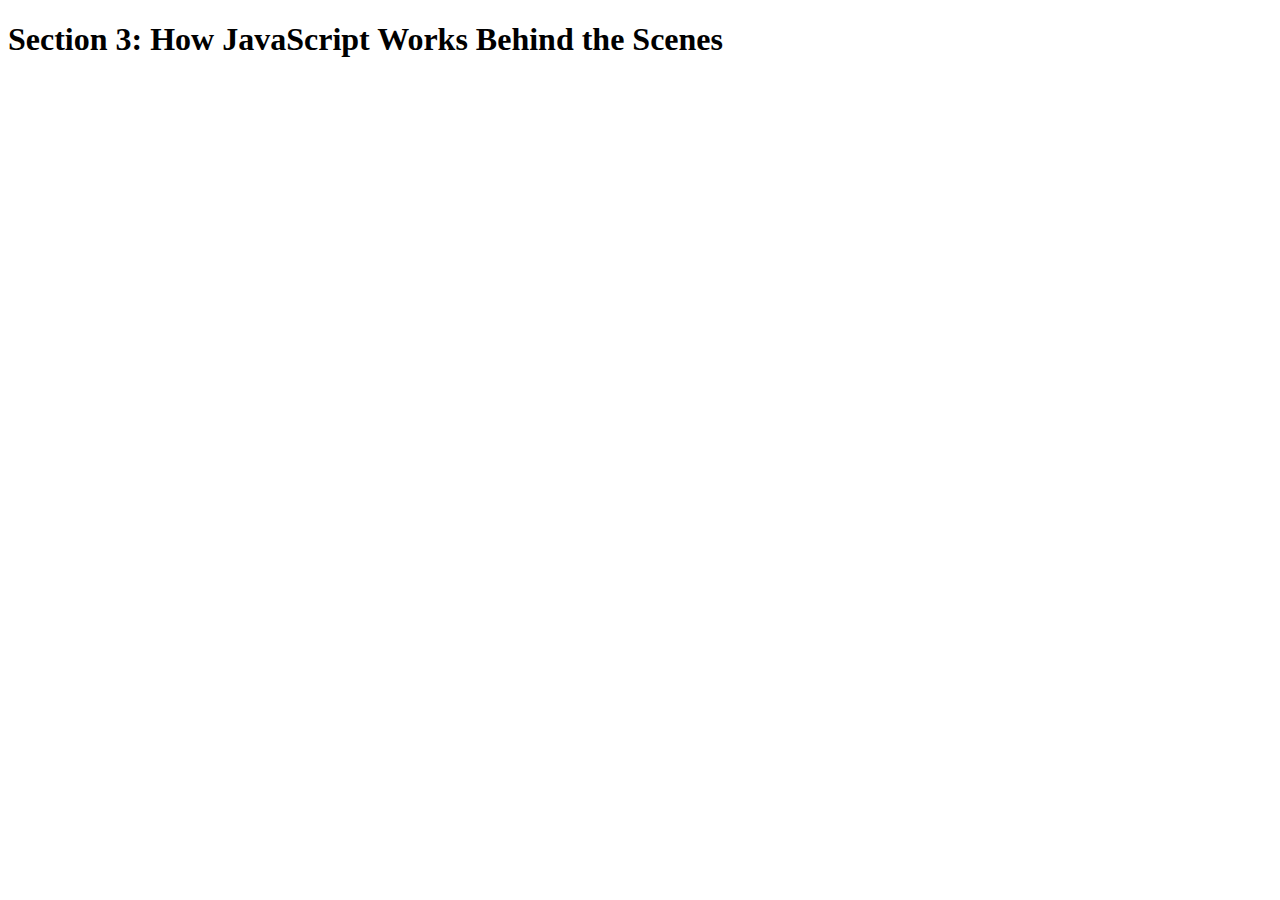
<file: 3-how-JS-works/final/index.html>
<!DOCTYPE html>
<html lang="en">
    <head>
        <meta charset="UTF-8">
        <title>Section 3: How JavaScript Works Behind the Scenes</title>
    </head>

    <body>
        <h1>Section 3: How JavaScript Works Behind the Scenes</h1>
        <script src="script.js"></script>
    </body>
</html>
</file>
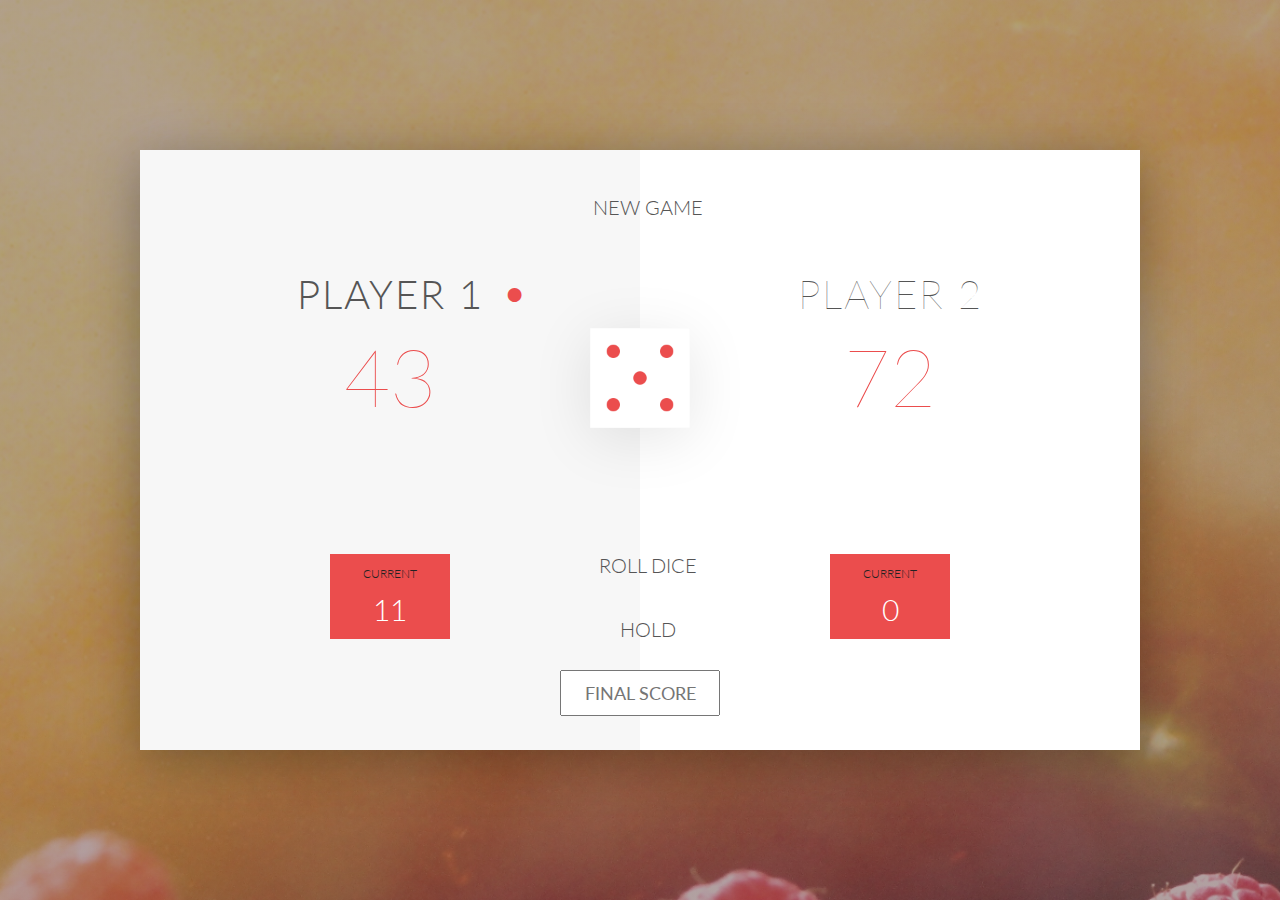
<file: 4-DOM-pig-game/final/index.html>
<!DOCTYPE html>
<html lang="en">
    <head>
        <meta charset="UTF-8">
        <link href="https://fonts.googleapis.com/css?family=Lato:100,300,600" rel="stylesheet" type="text/css">
        <link href="http://code.ionicframework.com/ionicons/2.0.1/css/ionicons.min.css" rel="stylesheet" type="text/css">
        <link type="text/css" rel="stylesheet" href="style.css">
        
        <title>Pig Game</title>
    </head>

    <body>
        <div class="wrapper clearfix">
            <div class="player-0-panel active">
                <div class="player-name" id="name-0">Player 1</div>
                <div class="player-score" id="score-0">43</div>
                <div class="player-current-box">
                    <div class="player-current-label">Current</div>
                    <div class="player-current-score" id="current-0">11</div>
                </div>
            </div>
            
            <div class="player-1-panel">
                <div class="player-name" id="name-1">Player 2</div>
                <div class="player-score" id="score-1">72</div>
                <div class="player-current-box">
                    <div class="player-current-label">Current</div>
                    <div class="player-current-score" id="current-1">0</div>
                </div>
            </div>
            
            <button class="btn-new"><i class="ion-ios-plus-outline"></i>New game</button>
            <button class="btn-roll"><i class="ion-ios-loop"></i>Roll dice</button>
            <button class="btn-hold"><i class="ion-ios-download-outline"></i>Hold</button>
            
            <input type="text" placeholder="Final score" class="final-score">
            
            <img src="dice-5.png" alt="Dice" class="dice"
        </div>
        
        <!--<script src="app.js"></script>-->
        <script src="challenges.js"></script>
    </body>
</html>
</file>
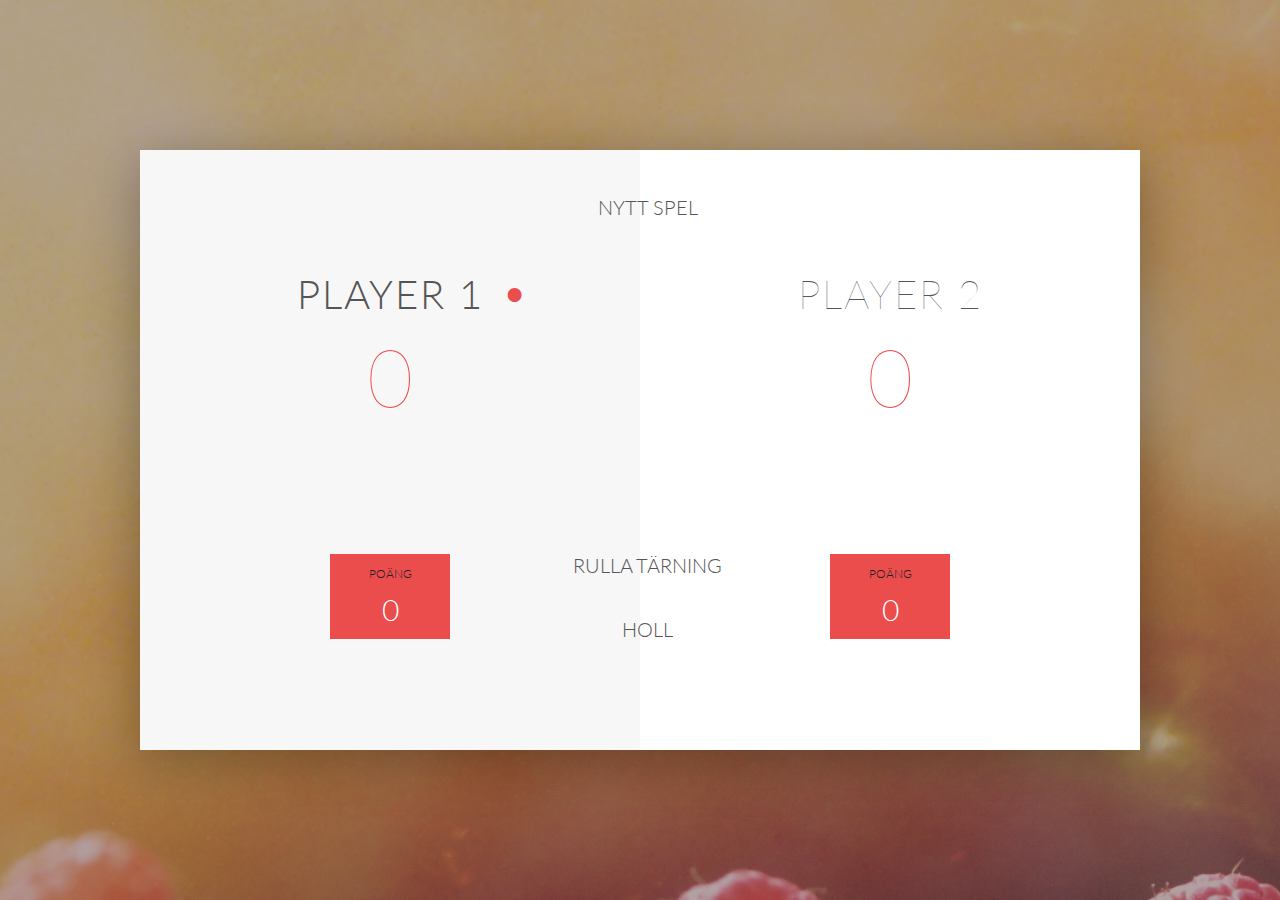
<file: 4-DOM-pig-game/starter/index.html>
<!DOCTYPE html>
<html lang="en">
    <head>
        <meta charset="UTF-8">
        <link href="https://fonts.googleapis.com/css?family=Lato:100,300,600" rel="stylesheet" type="text/css">
        <link href="http://code.ionicframework.com/ionicons/2.0.1/css/ionicons.min.css" rel="stylesheet" type="text/css">
        <link type="text/css" rel="stylesheet" href="style.css">
        
        <title>Pig Game</title>
    </head>

    <body>
        <div class="wrapper clearfix">
            <div class="player-0-panel active">
                <div class="player-name" id="name-0">bank 1</div>
                <div class="player-score" id="score-0">43</div>
                <div class="player-current-box">
                    <div class="player-current-label">Poäng</div>
                    <div class="player-current-score" id="current-0">11</div>
                </div>
            </div>
            
            <div class="player-1-panel">
                <div class="player-name" id="name-1">bank 2</div>
                <div class="player-score" id="score-1">72</div>
                <div class="player-current-box">
                    <div class="player-current-label">Poäng</div>
                    <div class="player-current-score" id="current-1">0</div>
                </div>
            </div>
            
            <button class="btn-new"><i class="ion-ios-plus-outline"></i>Nytt spel</button>
            <button class="btn-roll"><i class="ion-ios-loop"></i>Rulla tärning</button>
            <button class="btn-hold"><i class="ion-ios-download-outline"></i>Holl</button>
            
            <img src="dice-5.png" alt="Dice" class="dice">
        </div>
        
        <script src="app.js"></script>
    </body>
</html>
</file>
<file: 4-DOM-pig-game/final/style.css>
/**********************************************
*** GENERAL
**********************************************/

.final-score {
    position: absolute;
    left: 50%;
    transform: translateX(-50%);
    top: 520px;
    color: #555;
    font-size: 18px;
    font-family: 'Lato';
    text-align: center;
    padding: 10px;
    width: 160px;
    text-transform: uppercase;
}

.final-score:focus { outline: none; }

#dice-1 { top: 120px; }
#dice-2 { top: 250px; }


* {
    margin: 0;
    padding: 0;
    box-sizing: border-box;
    
}

.clearfix::after {
    content: "";
    display: table;
    clear: both;
}

body {
    background-image: linear-gradient(rgba(62, 20, 20, 0.4), rgba(62, 20, 20, 0.4)), url(back.jpg);
    background-size: cover;
    background-position: center;
    font-family: Lato;
    font-weight: 300;
    position: relative;
    height: 100vh;
    color: #555;
}

.wrapper {
    width: 1000px;
    position: absolute;
    top: 50%;
    left: 50%;
    transform: translate(-50%, -50%);
    background-color: #fff;
    box-shadow: 0px 10px 50px rgba(0, 0, 0, 0.3);
    overflow: hidden;
}

.player-0-panel,
.player-1-panel {
    width: 50%;
    float: left;
    height: 600px;
    padding: 100px;
}



/**********************************************
*** PLAYERS
**********************************************/

.player-name {
    font-size: 40px;
    text-align: center;
    text-transform: uppercase;
    letter-spacing: 2px;
    font-weight: 100;
    margin-top: 20px;
    margin-bottom: 10px;
    position: relative;
}

.player-score {
    text-align: center;
    font-size: 80px;
    font-weight: 100;
    color: #EB4D4D;
    margin-bottom: 130px;
}

.active { background-color: #f7f7f7; }
.active .player-name { font-weight: 300; }

.active .player-name::after {
    content: "\2022";
    font-size: 47px;
    position: absolute;
    color: #EB4D4D;
    top: -7px;
    right: 10px;
    
}

.player-current-box {
    background-color: #EB4D4D;
    color: #fff;
    width: 40%;
    margin: 0 auto;
    padding: 12px;
    text-align: center;
}

.player-current-label {
    text-transform: uppercase;
    margin-bottom: 10px;
    font-size: 12px;
    color: #222;
}

.player-current-score {
    font-size: 30px;
}

button {
    position: absolute;
    width: 200px;
    left: 50%;
    transform: translateX(-50%);
    color: #555;
    background: none;
    border: none;
    font-family: Lato;
    font-size: 20px;
    text-transform: uppercase;
    cursor: pointer;
    font-weight: 300;
    transition: background-color 0.3s, color 0.3s;
}

button:hover { font-weight: 600; }
button:hover i { margin-right: 20px; }

button:focus {
    outline: none;
}

i {
    color: #EB4D4D;
    display: inline-block;
    margin-right: 15px;
    font-size: 32px;
    line-height: 1;
    vertical-align: text-top;
    margin-top: -4px;
    transition: margin 0.3s;
}

.btn-new { top: 45px;}
.btn-roll { top: 403px;}
.btn-hold { top: 467px;}

.dice {
    position: absolute;
    left: 50%;
    top: 178px;
    transform: translateX(-50%);
    height: 100px;
    box-shadow: 0px 10px 60px rgba(0, 0, 0, 0.10);
}

.winner { background-color: #f7f7f7; }
.winner .player-name { font-weight: 300; color: #EB4D4D; }
</file>
<file: 4-DOM-pig-game/starter/style.css>
/**********************************************
*** GENERAL
**********************************************/

* {
    margin: 0;
    padding: 0;
    box-sizing: border-box;
    
}

.clearfix::after {
    content: "";
    display: table;
    clear: both;
}

body {
    background-image: linear-gradient(rgba(62, 20, 20, 0.4), rgba(62, 20, 20, 0.4)), url(back.jpg);
    background-size: cover;
    background-position: center;
    font-family: Lato;
    font-weight: 300;
    position: relative;
    height: 100vh;
    color: #555;
}

.wrapper {
    width: 1000px;
    position: absolute;
    top: 50%;
    left: 50%;
    transform: translate(-50%, -50%);
    background-color: #fff;
    box-shadow: 0px 10px 50px rgba(0, 0, 0, 0.3);
    overflow: hidden;
}

.player-0-panel,
.player-1-panel {
    width: 50%;
    float: left;
    height: 600px;
    padding: 100px;
}



/**********************************************
*** PLAYERS
**********************************************/

.player-name {
    font-size: 40px;
    text-align: center;
    text-transform: uppercase;
    letter-spacing: 2px;
    font-weight: 100;
    margin-top: 20px;
    margin-bottom: 10px;
    position: relative;
}

.player-score {
    text-align: center;
    font-size: 80px;
    font-weight: 100;
    color: #EB4D4D;
    margin-bottom: 130px;
}

.active { background-color: #f7f7f7; }
.active .player-name { font-weight: 300; }

.active .player-name::after {
    content: "\2022";
    font-size: 47px;
    position: absolute;
    color: #EB4D4D;
    top: -7px;
    right: 10px;
    
}

.player-current-box {
    background-color: #EB4D4D;
    color: #fff;
    width: 40%;
    margin: 0 auto;
    padding: 12px;
    text-align: center;
}

.player-current-label {
    text-transform: uppercase;
    margin-bottom: 10px;
    font-size: 12px;
    color: #222;
}

.player-current-score {
    font-size: 30px;
}

button {
    position: absolute;
    width: 200px;
    left: 50%;
    transform: translateX(-50%);
    color: #555;
    background: none;
    border: none;
    font-family: Lato;
    font-size: 20px;
    text-transform: uppercase;
    cursor: pointer;
    font-weight: 300;
    transition: background-color 0.3s, color 0.3s;
}

button:hover { font-weight: 600; }
button:hover i { margin-right: 20px; }

button:focus {
    outline: none;
}

i {
    color: #EB4D4D;
    display: inline-block;
    margin-right: 15px;
    font-size: 32px;
    line-height: 1;
    vertical-align: text-top;
    margin-top: -4px;
    transition: margin 0.3s;
}

.btn-new { top: 45px;}
.btn-roll { top: 403px;}
.btn-hold { top: 467px;}

.dice {
    position: absolute;
    left: 50%;
    top: 178px;
    transform: translateX(-50%);
    height: 100px;
    box-shadow: 0px 10px 60px rgba(0, 0, 0, 0.10);
}


.winner { background-color: #f7f7f7; }
.winner .player-name { font-weight: 300; color: #EB4D4D; }
</file>
